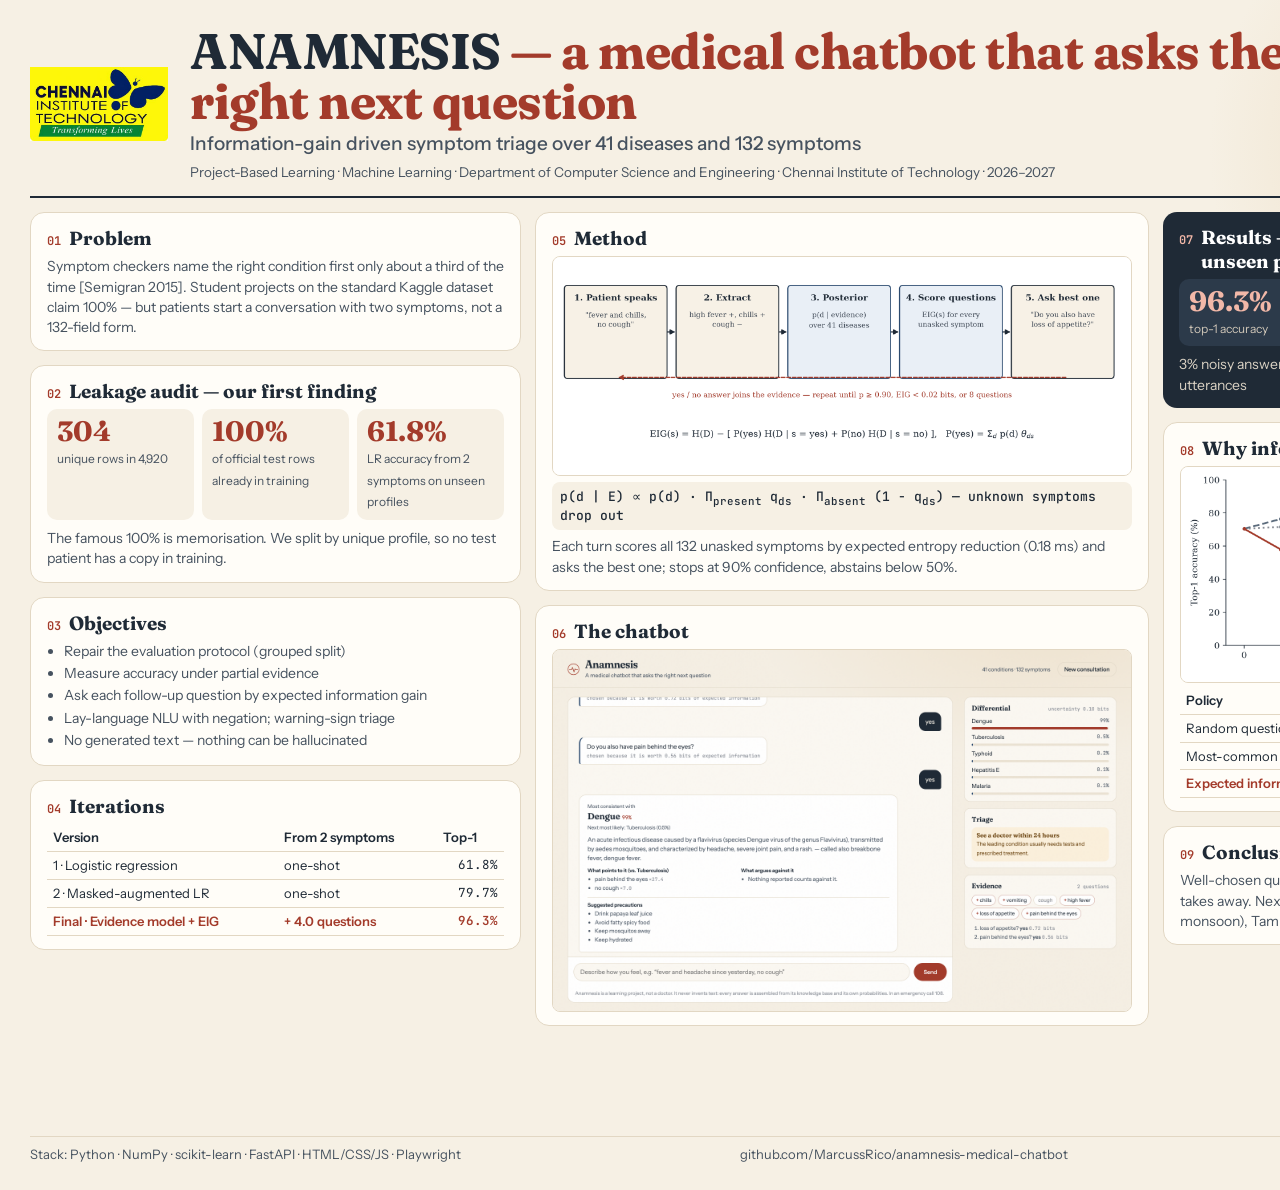
<file: poster/poster.html>
<!doctype html>
<html><head><meta charset="utf-8">
<link href="https://fonts.googleapis.com/css2?family=Fraunces:opsz,wght,SOFT@9..144,400..800,50&family=Instrument+Sans:wght@400;500;600;700&family=JetBrains+Mono:wght@500&display=swap" rel="stylesheet">
<style>
:root{--paper:#f6f0e4;--card:#fffdf8;--ink:#1f2a36;--ink2:#46525f;--rule:#e2d7c3;--acc:#a33b2b;--pru:#2b4a6f;--soft:#f3e1da}
*{box-sizing:border-box;margin:0;padding:0}
body{width:1684px;height:1190px;background:var(--paper);font:15px/1.45 "Instrument Sans",sans-serif;color:var(--ink);padding:26px 30px;position:relative;overflow:hidden}
body::after{content:"";position:absolute;right:-120px;top:-160px;width:620px;height:620px;border-radius:50%;background:radial-gradient(circle,#ecdcc2 0%,transparent 65%);z-index:0}
.wrap{position:relative;z-index:1;height:100%;display:flex;flex-direction:column;gap:14px}
header{display:grid;grid-template-columns:auto 1fr auto;gap:22px;align-items:center;border-bottom:2px solid var(--ink);padding-bottom:14px}
header img{height:74px}
.t h1{font:700 50px/1 Fraunces,serif;font-variation-settings:"SOFT" 50;letter-spacing:-.01em}
.t h1 span{color:var(--acc)}
.t p{font:500 19px/1.3 "Instrument Sans";color:var(--ink2);margin-top:6px}
.t .meta{font-size:13.5px;color:var(--ink2);margin-top:6px}
.who{text-align:right;font-size:14px;line-height:1.5}
.who b{font-size:16px}
.grid{flex:1;display:grid;grid-template-columns:1fr 1.25fr 1fr;gap:14px;min-height:0}
.col{display:flex;flex-direction:column;gap:14px;min-height:0}
.card{background:var(--card);border:1px solid var(--rule);border-radius:14px;padding:13px 16px}
.card h2{font:700 19px Fraunces,serif;margin-bottom:6px;display:flex;gap:8px;align-items:baseline}
.card h2 i{font:600 12px "JetBrains Mono";color:var(--acc);font-style:normal}
.card p,.card li{font-size:14px;color:var(--ink2)}
.card ul{padding-left:17px}
.card li{margin:2px 0}
.big{display:grid;grid-template-columns:repeat(3,1fr);gap:8px;margin-top:6px}
.big div{background:var(--paper);border-radius:10px;padding:8px 10px}
.big b{display:block;font:700 28px Fraunces,serif;color:var(--acc);line-height:1.05}
.big span{font-size:12px;color:var(--ink2)}
.hero{background:var(--ink);color:#f3ece0;border:none}
.hero h2{color:#fff}
.hero p{color:#d9d1c3}
.hero .big div{background:#2c3a4a}
.hero .big b{color:#f2b8a8}
.hero .big span{color:#cfc6b8}
img.fig{width:100%;border-radius:8px;border:1px solid var(--rule);display:block}
table{width:100%;border-collapse:collapse;font-size:13px;margin-top:4px}
td,th{padding:4px 6px;border-bottom:1px solid var(--rule);text-align:left}
th{font-weight:600}
td.n{text-align:right;font-family:"JetBrains Mono";font-size:12.5px}
tr.me td{color:var(--acc);font-weight:600}
.eq{font:500 13px "JetBrains Mono";background:var(--paper);border-radius:8px;padding:6px 8px;margin:6px 0;color:var(--ink)}
footer{display:flex;justify-content:space-between;font-size:13px;color:var(--ink2);border-top:1px solid var(--rule);padding-top:8px}
</style></head><body><div class="wrap">
<header>
  <img src="../report/assets/p1_x71.jpeg">
  <div class="t">
    <h1>ANAMNESIS <span>— a medical chatbot that asks the right next question</span></h1>
    <p>Information-gain driven symptom triage over 41 diseases and 132 symptoms</p>
    <div class="meta">Project-Based Learning · Machine Learning · Department of Computer Science and Engineering · Chennai Institute of Technology · 2026–2027</div>
  </div>
  <div class="who"><b>Sai Charan A</b> · 2104251040844<br><b>Ashfaq Muhammed A</b> · 2104251040096<br>Mentor: R. Poornima Lakshmi, M.E.</div>
</header>
<div class="grid">
  <div class="col">
    <div class="card"><h2><i>01</i>Problem</h2>
      <p>Symptom checkers name the right condition first only about a third of the time [Semigran 2015]. Student projects on the standard Kaggle dataset claim 100% — but patients start a conversation with two symptoms, not a 132-field form.</p></div>
    <div class="card"><h2><i>02</i>Leakage audit — our first finding</h2>
      <div class="big"><div><b>304</b><span>unique rows in 4,920</span></div><div><b>100%</b><span>of official test rows already in training</span></div><div><b>61.8%</b><span>LR accuracy from 2 symptoms on unseen profiles</span></div></div>
      <p style="margin-top:8px">The famous 100% is memorisation. We split by unique profile, so no test patient has a copy in training.</p></div>
    <div class="card"><h2><i>03</i>Objectives</h2><ul>
      <li>Repair the evaluation protocol (grouped split)</li>
      <li>Measure accuracy under partial evidence</li>
      <li>Ask each follow-up question by expected information gain</li>
      <li>Lay-language NLU with negation; warning-sign triage</li>
      <li>No generated text — nothing can be hallucinated</li></ul></div>
    <div class="card"><h2><i>04</i>Iterations</h2>
      <table><tr><th>Version</th><th>From 2 symptoms</th><th class="n">Top-1</th></tr>
      <tr><td>1 · Logistic regression</td><td>one-shot</td><td class="n">61.8%</td></tr>
      <tr><td>2 · Masked-augmented LR</td><td>one-shot</td><td class="n">79.7%</td></tr>
      <tr class="me"><td>Final · Evidence model + EIG</td><td>+ 4.0 questions</td><td class="n">96.3%</td></tr></table></div>
  </div>
  <div class="col">
    <div class="card"><h2><i>05</i>Method</h2>
      <img class="fig" src="../figures/fig_loop.png">
      <div class="eq">p(d | E) ∝ p(d) · Π<sub>present</sub> q<sub>ds</sub> · Π<sub>absent</sub> (1 − q<sub>ds</sub>)  — unknown symptoms drop out</div>
      <p>Each turn scores all 132 unasked symptoms by expected entropy reduction (0.18 ms) and asks the best one; stops at 90% confidence, abstains below 50%.</p></div>
    <div class="card"><h2><i>06</i>The chatbot</h2><img class="fig" src="../figures/ui_2_result.png"></div>
  </div>
  <div class="col">
    <div class="card hero"><h2><i style="color:#f2b8a8">07</i>Results — 1,230 simulated consultations, unseen profiles</h2>
      <div class="big"><div><b>96.3%</b><span>top-1 accuracy</span></div><div><b>98.7%</b><span>top-3 accuracy</span></div><div><b>4.0</b><span>questions on average</span></div></div>
      <p style="margin-top:8px">3% noisy answers · ECE 0.035 · NLU F1 0.927 on 50 lay-language utterances</p></div>
    <div class="card"><h2><i>08</i>Why information gain</h2><img class="fig" src="../figures/fig_questions.png">
      <table><tr><th>Policy</th><th class="n">Top-1</th><th class="n">Questions</th></tr>
      <tr><td>Random question</td><td class="n">79.4%</td><td class="n">7.9</td></tr>
      <tr><td>Most-common symptom</td><td class="n">90.4%</td><td class="n">5.2</td></tr>
      <tr class="me"><td>Expected information gain</td><td class="n">96.3%</td><td class="n">4.0</td></tr></table></div>
    <div class="card"><h2><i>09</i>Conclusion & future scope</h2>
      <p>Well-chosen questions recover the accuracy that partial information takes away. Next: clinician review, seasonal prevalence priors (dengue in monsoon), Tamil input, real-user pilot.</p></div>
  </div>
</div>
<footer><span>Stack: Python · NumPy · scikit-learn · FastAPI · HTML/CSS/JS · Playwright</span><span>github.com/MarcussRico/anamnesis-medical-chatbot</span><span>Not a diagnostic device — in an emergency call 108</span></footer>
</div></body></html>
</file>
